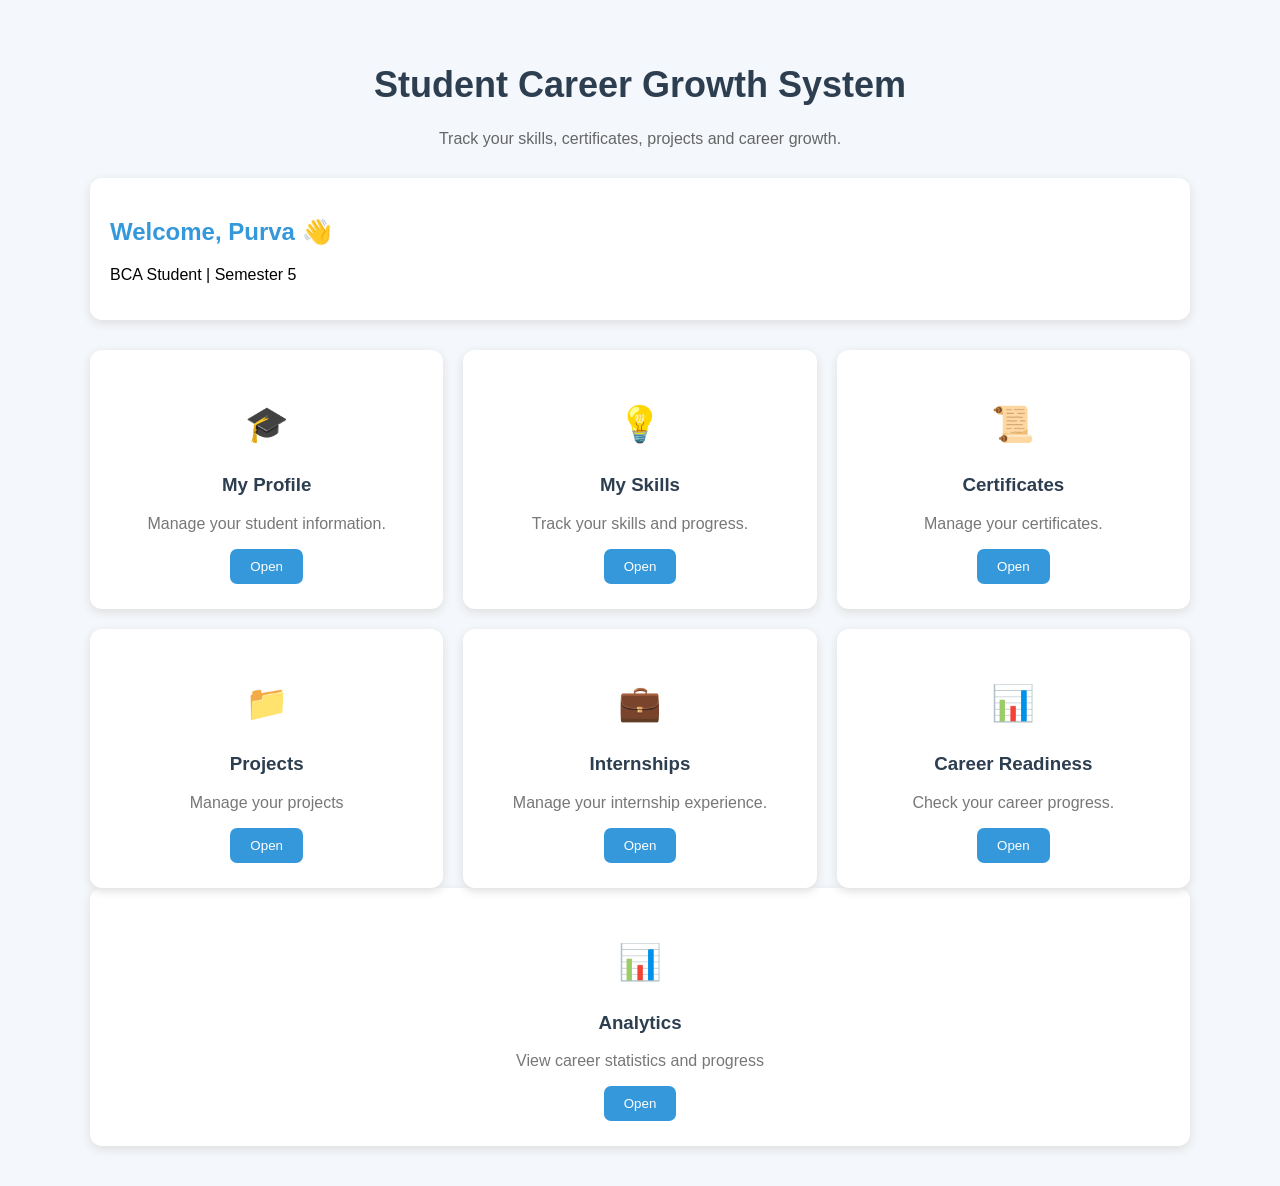
<file: index.html>
<!DOCTYPE html>
<html>
<head>
    <title>Student Career Growth System</title>
    <link rel="stylesheet" href="style.css">
</head>

<body>

    <div class="dashboard">

        <h1>Student Career Growth System</h1>
        <p>Track your skills, certificates, projects and career growth.</p>

        <div class="profile">
            <h2>Welcome, Purva 👋</h2>
            <p>BCA Student | Semester 5</p>
        </div>

        <div class="cards">

            <div class="card">
                <h2>🎓</h2>
                <h3>My Profile</h3>
                <p>Manage your student information.</p>
                <button onclick="window.location.href='profile.html'">Open</button>
            </div>

            <div class="card">
                <h2>💡</h2>
                <h3>My Skills</h3>
                <p>Track your skills and progress.</p>
                <button onclick="window.location.href='skills.html'">Open</button>
            </div>

            <div class="card">
                <h2>📜</h2>
                <h3>Certificates</h3>
                <p>Manage your certificates.</p>
                <button onclick="window.location.href='certificates.html'">Open</button>
            </div>

            <div class="card">
                <h2>📁</h2>
                <h3>Projects</h3>
                <p>Manage your projects</p>
                <button onclick="window.location.href='projects.html'">Open</button>
            </div>

            <div class="card">
                <h2>💼</h2>
                <h3>Internships</h3>
                <p>Manage your internship experience.</p>
                <button onclick="window.location.href='internships.html'">Open</button>
            </div>

            <div class="card">
                <h2>📊</h2>
                <h3>Career Readiness</h3>
                <p>Check your career progress.</p>
                <button onclick="window.location.href='career.html'">Open</button>
            </div>

            </div><div class="card">
                <h2>📊 </h2>
                <h3>Analytics</h3>
                <p>View career statistics and progress</p>
                <button onclick="window.location.href='analytics.html'">Open</button>
            </div>

    </div>

</body>
</html>
</file>
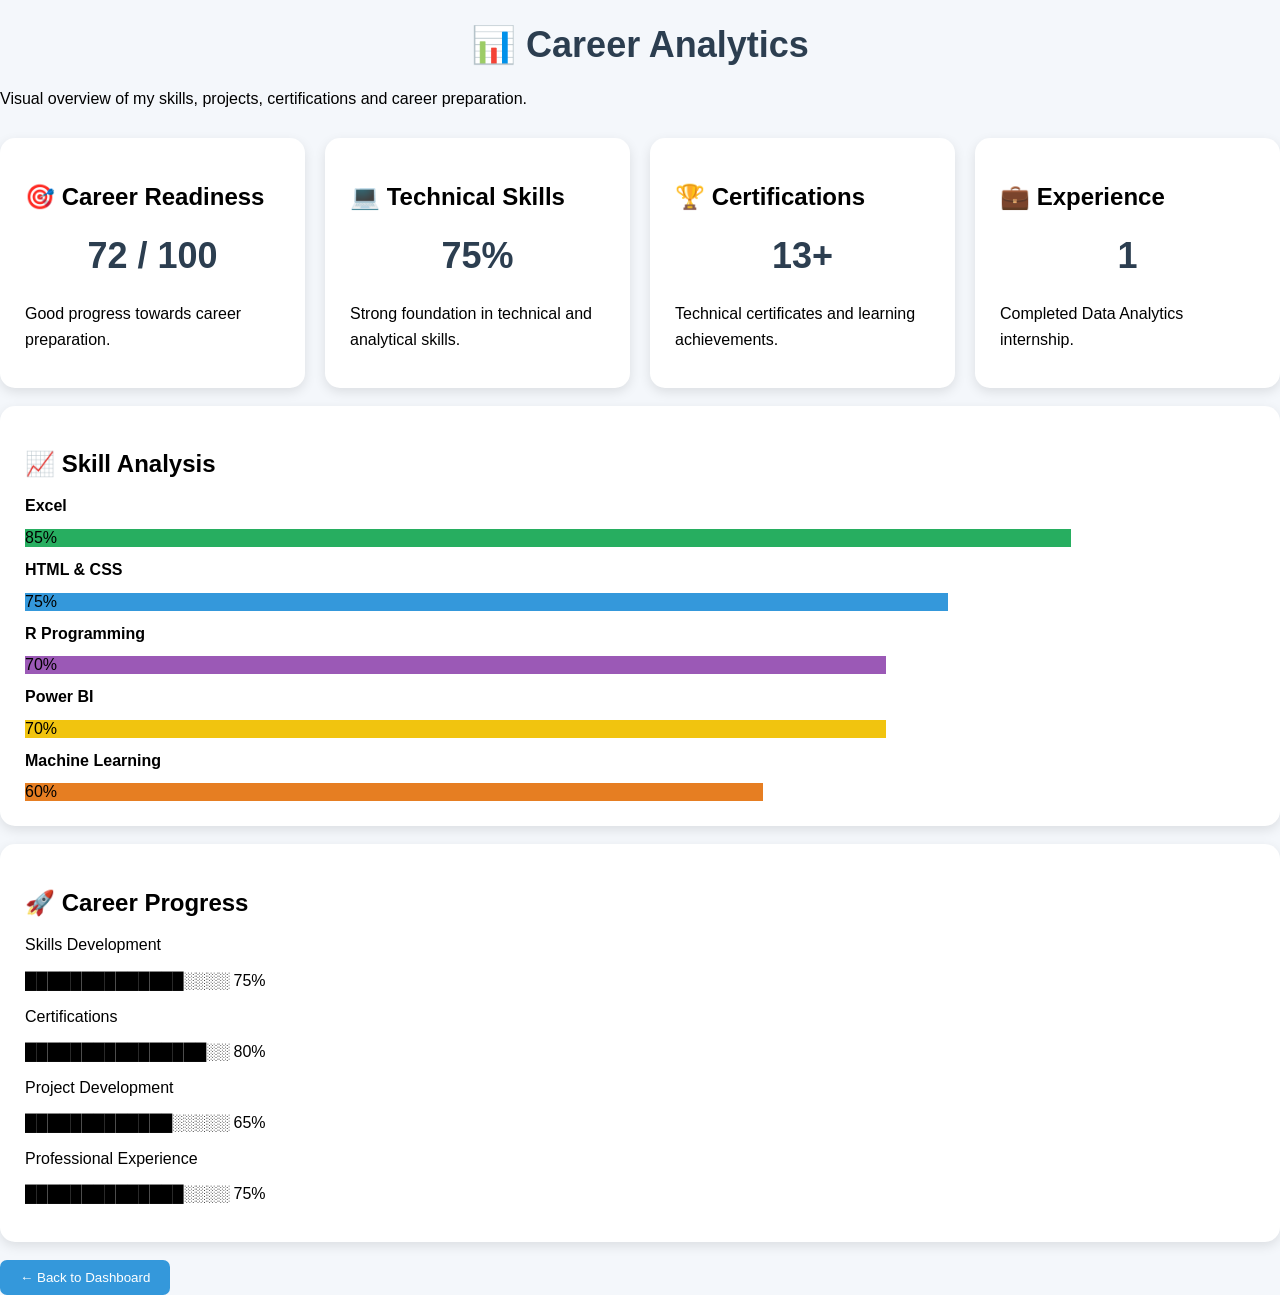
<file: analytics.html>
<!DOCTYPE html>
<html>
<head>
    <title>Career Analytics</title>
    <link rel="stylesheet" href="style.css">
</head>

<body>

    <div class="container">

        <h1>📊 Career Analytics</h1>
        <p>Visual overview of my skills, projects, certifications and career preparation.</p>

        <!-- Overall Summary -->
        <div class="project-container">

            <div class="project-card">
                <h2>🎯 Career Readiness</h2>
                <h1>72 / 100</h1>
                <p>Good progress towards career preparation.</p>
            </div>

            <div class="project-card">
                <h2>💻 Technical Skills</h2>
                <h1>75%</h1>
                <p>Strong foundation in technical and analytical skills.</p>
            </div>

            <div class="project-card">
                <h2>🏆 Certifications</h2>
                <h1>13+</h1>
                <p>Technical certificates and learning achievements.</p>
            </div>

            <div class="project-card">
                <h2>💼 Experience</h2>
                <h1>1</h1>
                <p>Completed Data Analytics internship.</p>
            </div>

        </div>

        <br>

        <!-- Skill Analysis -->
        <div class="project-card">

            <h2>📈 Skill Analysis</h2>

            <p><strong>Excel</strong></p>
            <div class="skill-bar">
                <div style="width:85%; background-color:#27ae60;">85%</div>
            </div>

            <p><strong>HTML & CSS</strong></p>
            <div class="skill-bar">
                <div style="width:75%; background-color:#3498db;">75%</div>
            </div>

            <p><strong>R Programming</strong></p>
            <div class="skill-bar">
                <div style="width:70%; background-color:#9b59b6;">70%</div>
            </div>

            <p><strong>Power BI</strong></p>
            <div class="skill-bar">
                <div style="width:70%; background-color:#f1c40f;">70%</div>
            </div>

            <p><strong>Machine Learning</strong></p>
            <div class="skill-bar">
                <div style="width:60%; background-color:#e67e22;">60%</div>
            </div>

        </div>

        <br>

        <!-- Career Progress -->
        <div class="project-card">

            <h2>🚀 Career Progress</h2>

            <p>Skills Development</p>
            <p>██████████████░░░░ 75%</p>

            <p>Certifications</p>
            <p>████████████████░░ 80%</p>

            <p>Project Development</p>
            <p>█████████████░░░░░ 65%</p>

            <p>Professional Experience</p>
            <p>██████████████░░░░ 75%</p>

        </div>

        <br>

        <button onclick="window.location.href='index.html'">
            ← Back to Dashboard
        </button>

    </div>

</body>
</html>
</file>
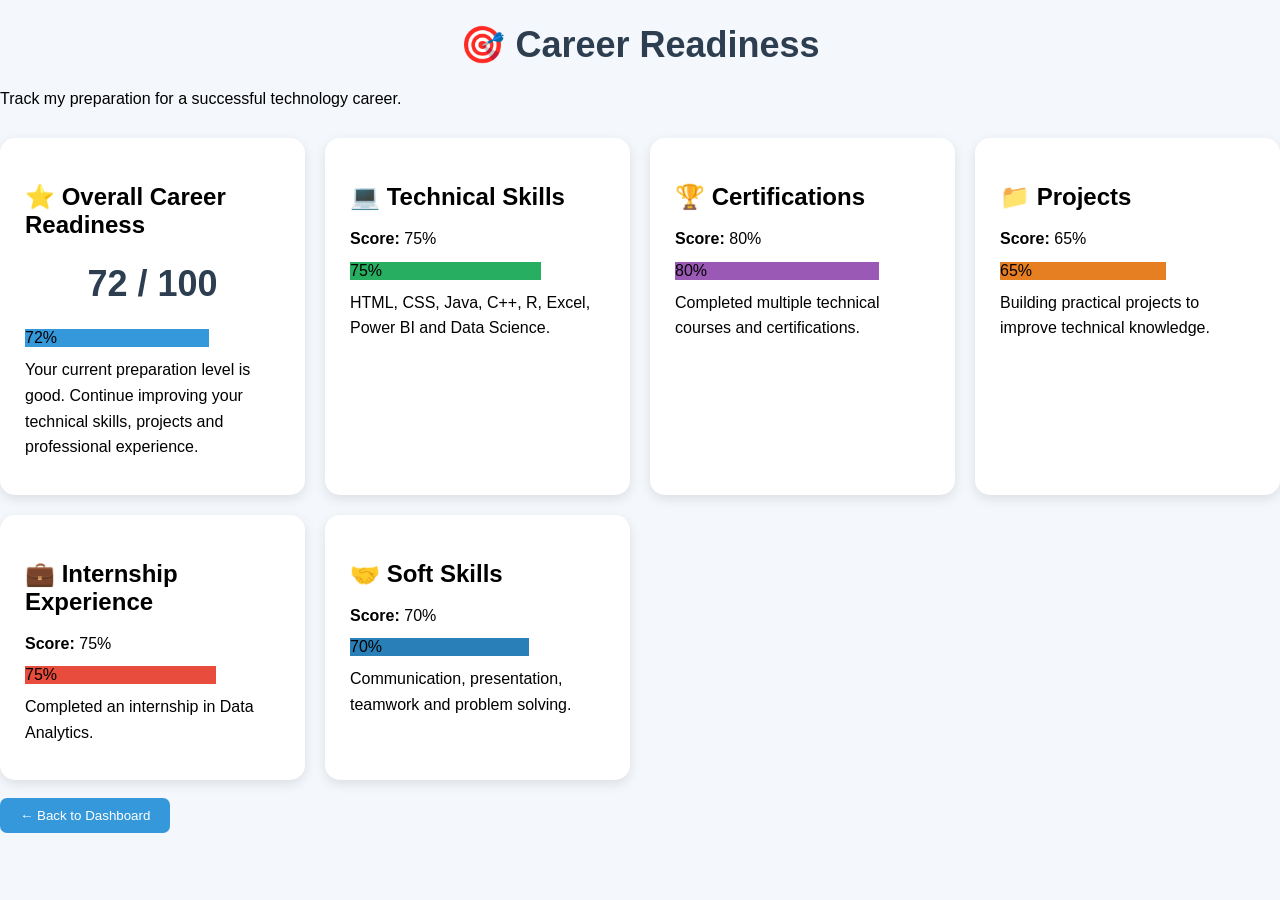
<file: career.html>
<!DOCTYPE html>
<html>
<head>
    <title>Career Readiness</title>
    <link rel="stylesheet" href="style.css">
</head>

<body>

    <div class="container">

        <h1>🎯 Career Readiness</h1>
        <p>Track my preparation for a successful technology career.</p>

        <div class="project-container">

            <!-- Overall Score -->
            <div class="project-card">
                <h2>⭐ Overall Career Readiness</h2>

                <h1>72 / 100</h1>

                <div class="skill-bar">
                    <div style="width:72%; background-color:#3498db;">
                        72%
                    </div>
                </div>

                <p>
                    Your current preparation level is good.
                    Continue improving your technical skills,
                    projects and professional experience.
                </p>
            </div>


            <!-- Skills -->
            <div class="project-card">
                <h2>💻 Technical Skills</h2>

                <p><strong>Score:</strong> 75%</p>

                <div class="skill-bar">
                    <div style="width:75%; background-color:#27ae60;">
                        75%
                    </div>
                </div>

                <p>HTML, CSS, Java, C++, R, Excel, Power BI and Data Science.</p>
            </div>


            <!-- Certifications -->
            <div class="project-card">
                <h2>🏆 Certifications</h2>

                <p><strong>Score:</strong> 80%</p>

                <div class="skill-bar">
                    <div style="width:80%; background-color:#9b59b6;">
                        80%
                    </div>
                </div>

                <p>Completed multiple technical courses and certifications.</p>
            </div>


            <!-- Projects -->
            <div class="project-card">
                <h2>📁 Projects</h2>

                <p><strong>Score:</strong> 65%</p>

                <div class="skill-bar">
                    <div style="width:65%; background-color:#e67e22;">
                        65%
                    </div>
                </div>

                <p>Building practical projects to improve technical knowledge.</p>
            </div>


            <!-- Internship -->
            <div class="project-card">
                <h2>💼 Internship Experience</h2>

                <p><strong>Score:</strong> 75%</p>

                <div class="skill-bar">
                    <div style="width:75%; background-color:#e74c3c;">
                        75%
                    </div>
                </div>

                <p>Completed an internship in Data Analytics.</p>
            </div>


            <!-- Soft Skills -->
            <div class="project-card">
                <h2>🤝 Soft Skills</h2>

                <p><strong>Score:</strong> 70%</p>

                <div class="skill-bar">
                    <div style="width:70%; background-color:#2980b9;">
                        70%
                    </div>
                </div>

                <p>Communication, presentation, teamwork and problem solving.</p>
            </div>

        </div>

        <br>

        <button onclick="window.location.href='index.html'">
            ← Back to Dashboard
        </button>

    </div>

</body>
</html>
</file>
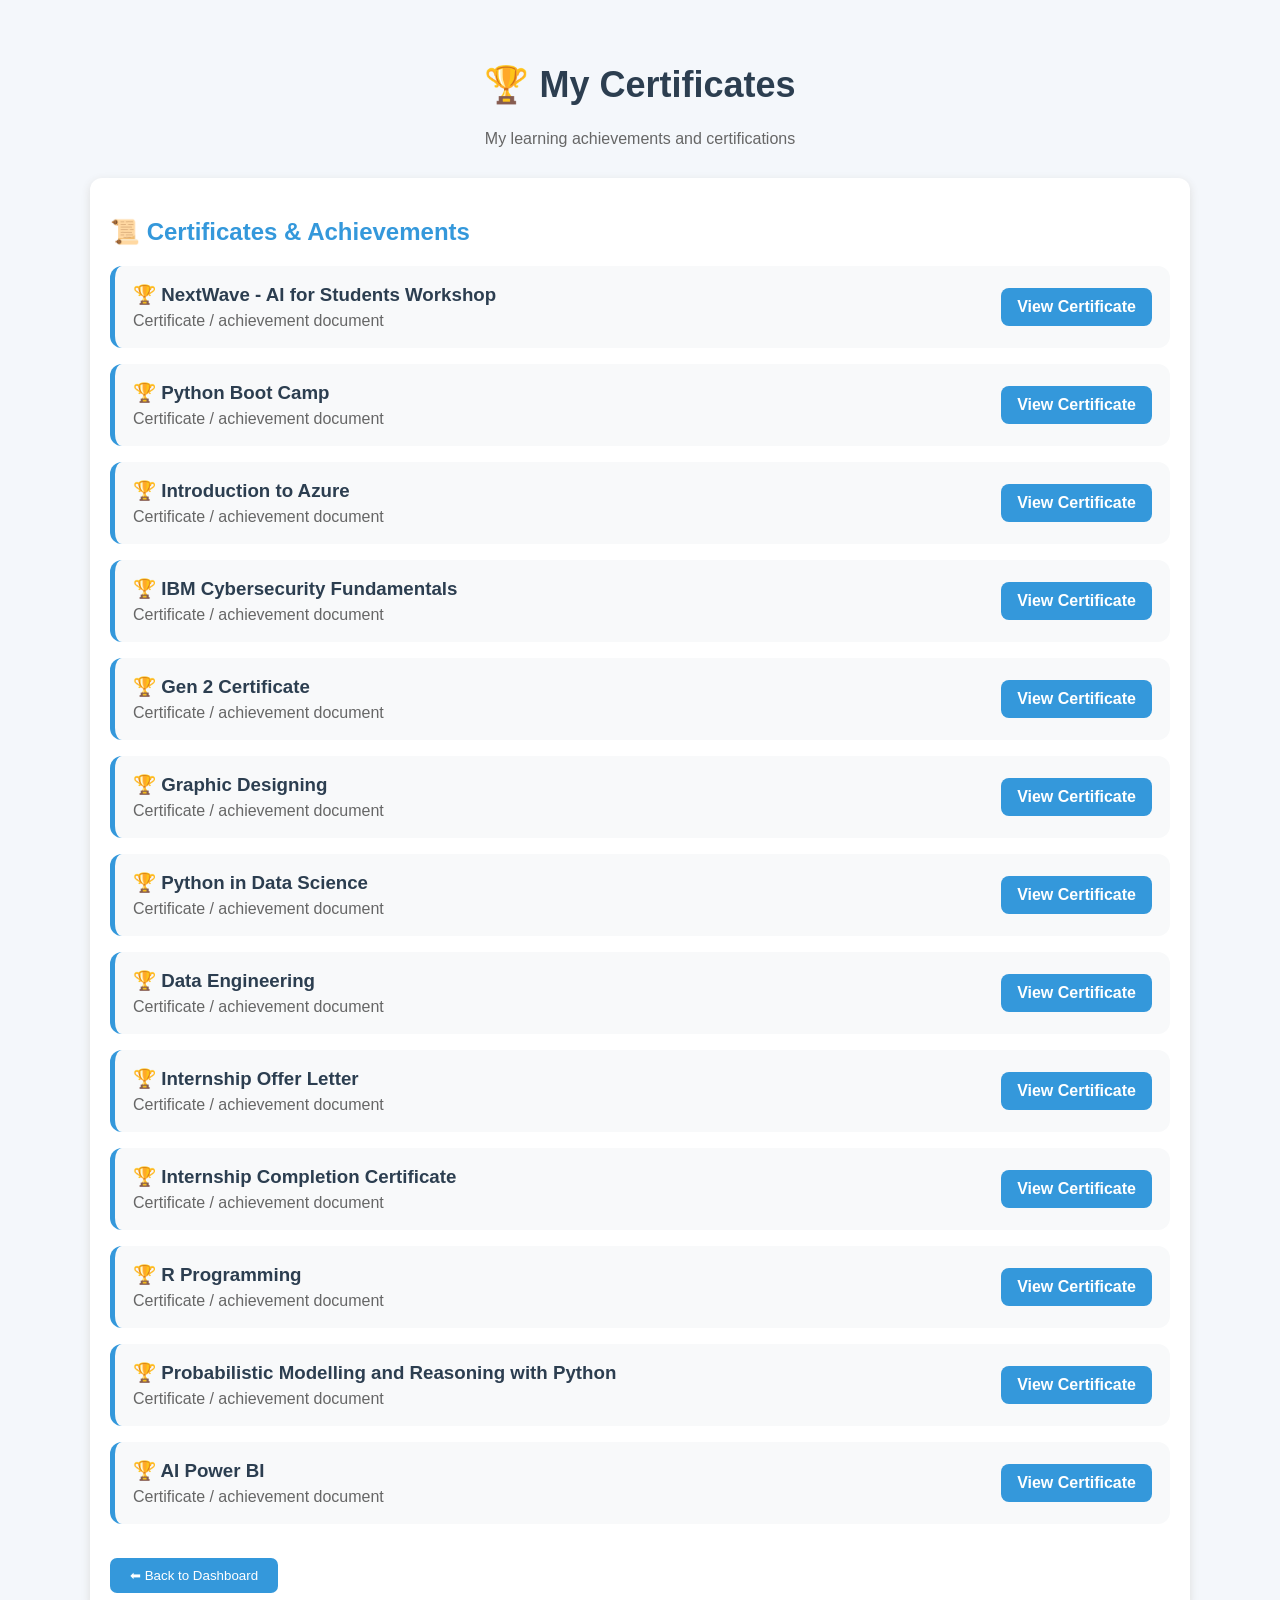
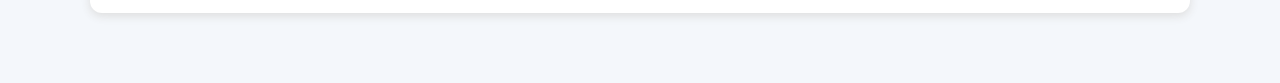
<file: certificates.html>
<!DOCTYPE html>
<html>
<head>
    <title>My Certificates</title>
    <link rel="stylesheet" href="style.css">
    <style>
        .certificate-card {
            background: #f8f9fa;
            padding: 18px;
            margin: 16px 0;
            border-radius: 12px;
            border-left: 5px solid #3498db;
            display: flex;
            justify-content: space-between;
            align-items: center;
            gap: 15px;
            flex-wrap: wrap;
        }
        .certificate-card h3 {
            margin: 0 0 6px 0;
            color: #2c3e50;
        }
        .certificate-card p {
            margin: 0;
            color: #666;
        }
        .certificate-button {
            display: inline-block;
            padding: 10px 16px;
            background: #3498db;
            color: white;
            text-decoration: none;
            border-radius: 8px;
            font-weight: bold;
        }
        .certificate-button:hover {
            opacity: 0.85;
        }
    </style>
</head>
<body>
    <div class="dashboard">
        <h1>🏆 My Certificates</h1>
        <p>My learning achievements and certifications</p>

        <div class="profile">
            <h2>📜 Certificates & Achievements</h2>
            
        <div class="certificate-card">
            <div>
                <h3>🏆 NextWave - AI for Students Workshop</h3>
                <p>Certificate / achievement document</p>
            </div>
            <a class="certificate-button" href="certificates/NextWave - AI for Students Workshop.jpeg" target="_blank">View Certificate</a>
        </div>
    
        <div class="certificate-card">
            <div>
                <h3>🏆 Python Boot Camp</h3>
                <p>Certificate / achievement document</p>
            </div>
            <a class="certificate-button" href="certificates/Python Boot Camp.pdf" target="_blank">View Certificate</a>
        </div>
    
        <div class="certificate-card">
            <div>
                <h3>🏆 Introduction to Azure</h3>
                <p>Certificate / achievement document</p>
            </div>
            <a class="certificate-button" href="certificates/Introduction to Azure.pdf" target="_blank">View Certificate</a>
        </div>
    
        <div class="certificate-card">
            <div>
                <h3>🏆 IBM Cybersecurity Fundamentals</h3>
                <p>Certificate / achievement document</p>
            </div>
            <a class="certificate-button" href="certificates/IBM Cybersecurity Fundamentals.pdf" target="_blank">View Certificate</a>
        </div>
    
        <div class="certificate-card">
            <div>
                <h3>🏆 Gen 2 Certificate</h3>
                <p>Certificate / achievement document</p>
            </div>
            <a class="certificate-button" href="certificates/Gen 2 Certificate.pdf" target="_blank">View Certificate</a>
        </div>
    
        <div class="certificate-card">
            <div>
                <h3>🏆 Graphic Designing</h3>
                <p>Certificate / achievement document</p>
            </div>
            <a class="certificate-button" href="certificates/Graphic Designing.pdf" target="_blank">View Certificate</a>
        </div>
    
        <div class="certificate-card">
            <div>
                <h3>🏆 Python in Data Science</h3>
                <p>Certificate / achievement document</p>
            </div>
            <a class="certificate-button" href="certificates/Python in Data Science.pdf" target="_blank">View Certificate</a>
        </div>
    
        <div class="certificate-card">
            <div>
                <h3>🏆 Data Engineering</h3>
                <p>Certificate / achievement document</p>
            </div>
            <a class="certificate-button" href="certificates/Data Engineering.pdf" target="_blank">View Certificate</a>
        </div>
    
        <div class="certificate-card">
            <div>
                <h3>🏆 Internship Offer Letter</h3>
                <p>Certificate / achievement document</p>
            </div>
            <a class="certificate-button" href="certificates/Internship Offer Letter.pdf" target="_blank">View Certificate</a>
        </div>
    
        <div class="certificate-card">
            <div>
                <h3>🏆 Internship Completion Certificate</h3>
                <p>Certificate / achievement document</p>
            </div>
            <a class="certificate-button" href="certificates/Internship Completion Certificate.pdf" target="_blank">View Certificate</a>
        </div>
    
        <div class="certificate-card">
            <div>
                <h3>🏆 R Programming</h3>
                <p>Certificate / achievement document</p>
            </div>
            <a class="certificate-button" href="certificates/R Programming.pdf" target="_blank">View Certificate</a>
        </div>
    
        <div class="certificate-card">
            <div>
                <h3>🏆 Probabilistic Modelling and Reasoning with Python</h3>
                <p>Certificate / achievement document</p>
            </div>
            <a class="certificate-button" href="certificates/Probabilistic Modelling and Reasoning with Python.pdf" target="_blank">View Certificate</a>
        </div>
    
        <div class="certificate-card">
            <div>
                <h3>🏆 AI Power BI</h3>
                <p>Certificate / achievement document</p>
            </div>
            <a class="certificate-button" href="certificates/AI Power BI.pdf" target="_blank">View Certificate</a>
        </div>
    
            <br>
            <button onclick="window.location.href='index.html'">⬅ Back to Dashboard</button>
        </div>
    </div>
</body>
</html>
</file>
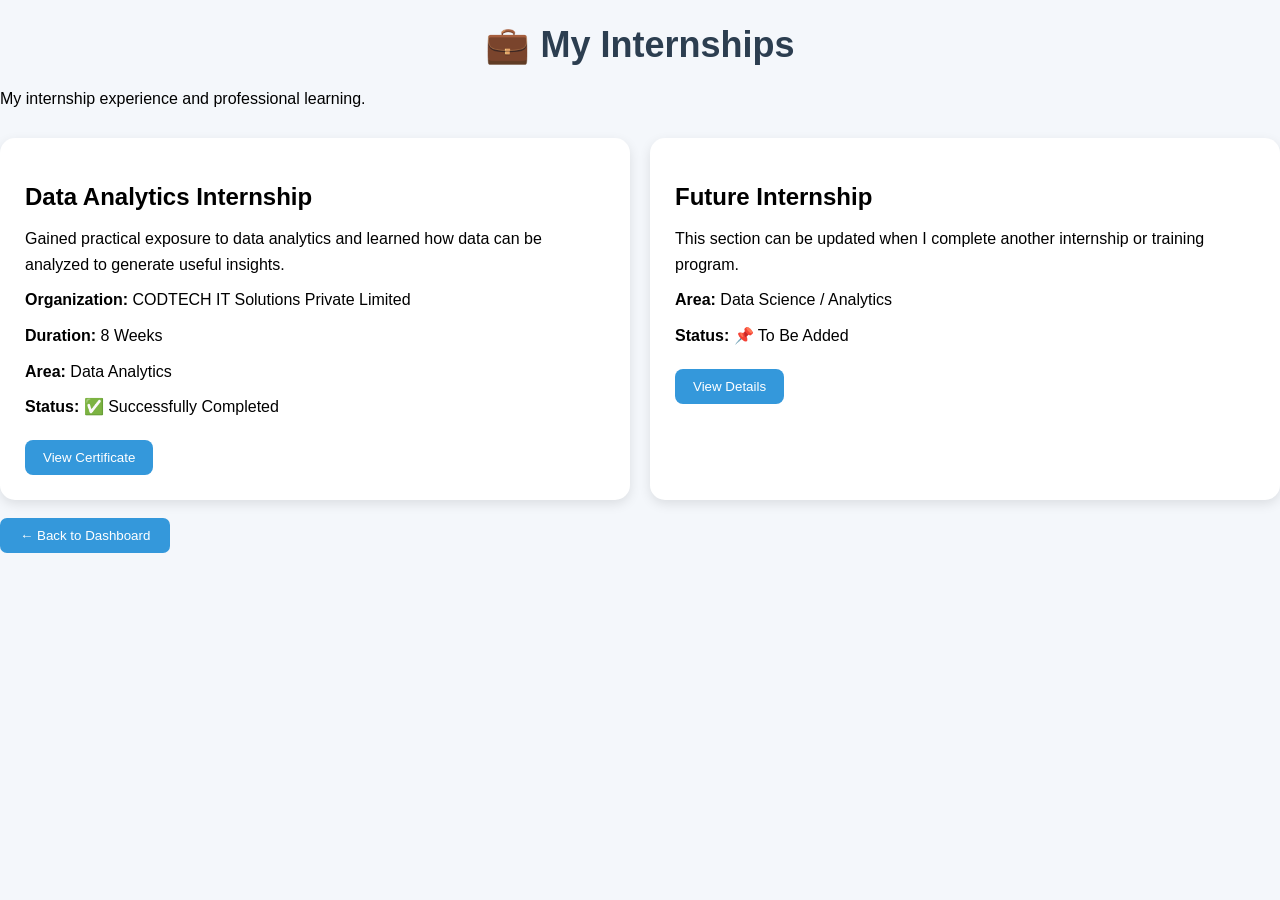
<file: internships.html>
<!DOCTYPE html>
<html>
<head>
    <title>My Internships</title>
    <link rel="stylesheet" href="style.css">
</head>

<body>

    <div class="container">

        <h1>💼 My Internships</h1>
        <p>My internship experience and professional learning.</p>

        <div class="project-container">

            <!-- Internship 1 -->
            <div class="project-card">
                <h2>Data Analytics Internship</h2>

                <p>
                    Gained practical exposure to data analytics and
                    learned how data can be analyzed to generate useful insights.
                </p>

                <p><strong>Organization:</strong> CODTECH IT Solutions Private Limited</p>

                <p><strong>Duration:</strong> 8 Weeks</p>

                <p><strong>Area:</strong> Data Analytics</p>

                <p><strong>Status:</strong> ✅ Successfully Completed</p>

                <button>View Certificate</button>
            </div>


            <!-- Internship 2 -->
            <div class="project-card">
                <h2>Future Internship</h2>

                <p>
                    This section can be updated when I complete another
                    internship or training program.
                </p>

                <p><strong>Area:</strong> Data Science / Analytics</p>

                <p><strong>Status:</strong> 📌 To Be Added</p>

                <button>View Details</button>
            </div>

        </div>

        <br>

        <button onclick="window.location.href='index.html'">
            ← Back to Dashboard
        </button>

    </div>

</body>
</html>
</file>
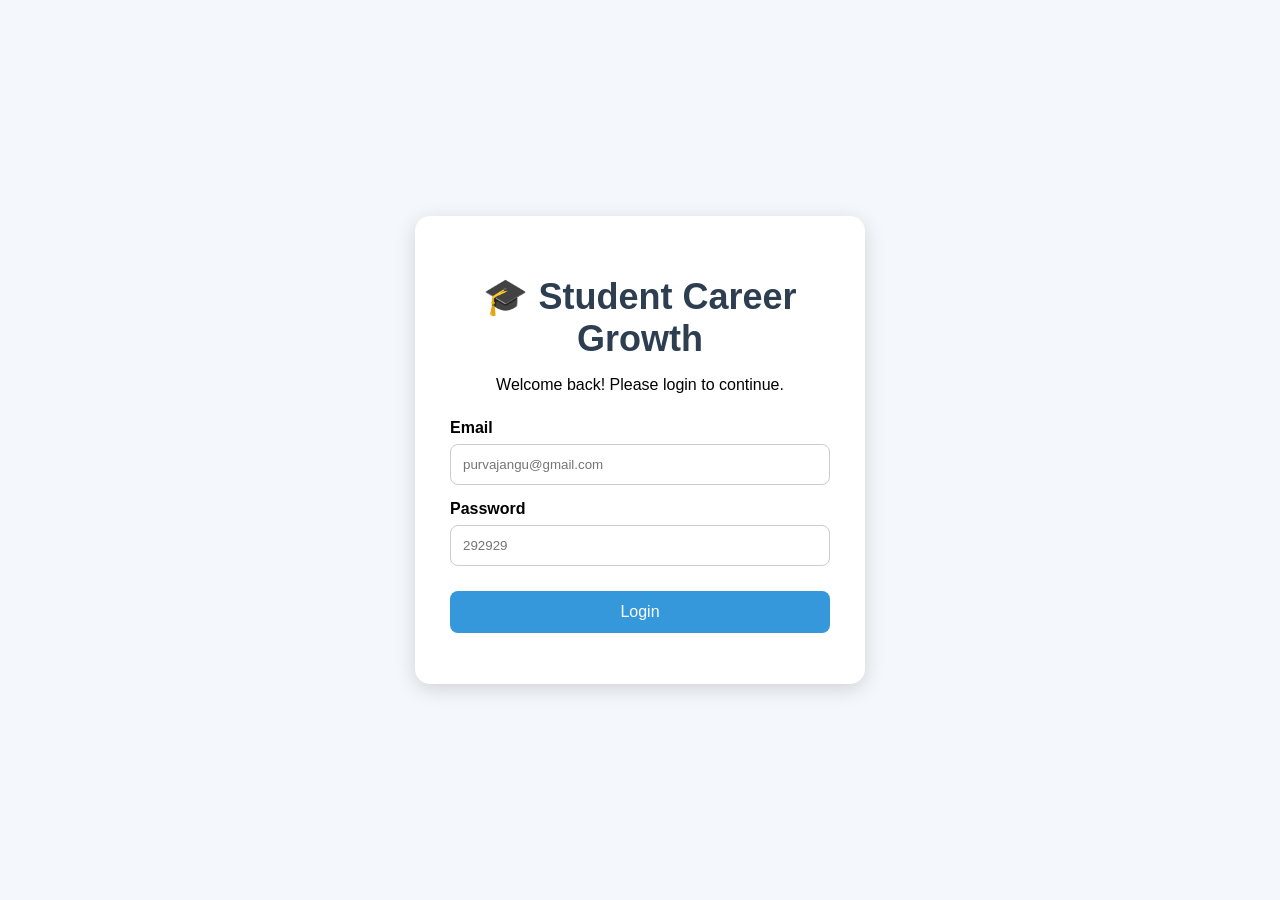
<file: login.html>
<!DOCTYPE html>
<html>
<head>
    <title>Student Career Growth System - Login</title>
    <link rel="stylesheet" href="style.css">
</head>

<body>

    <div class="login-container">

        <div class="login-box">

            <h1>🎓 Student Career Growth</h1>

            <p class="login-subtitle">
                Welcome back! Please login to continue.
            </p>

            <form onsubmit="loginUser(event)">

                <label>Email</label>
                <input type="email" id="email" placeholder="purvajangu@gmail.com" required>

                <label>Password</label>
                <input type="password" id="password" placeholder="292929" required>

                <button type="submit">Login</button>

            </form>

            <p id="login-message"></p>

        </div>

    </div>


    <script>

        function loginUser(event) {

            event.preventDefault();

            let email = document.getElementById("email").value;
            let password = document.getElementById("password").value;
            let message = document.getElementById("login-message");

            if (email !== "" && password !== "") {

                message.innerHTML = "✅ Login successful!";

                setTimeout(function() {
                    window.location.href = "index.html";
                }, 1000);

            }

        }

    </script>

</body>
</html>
</file>
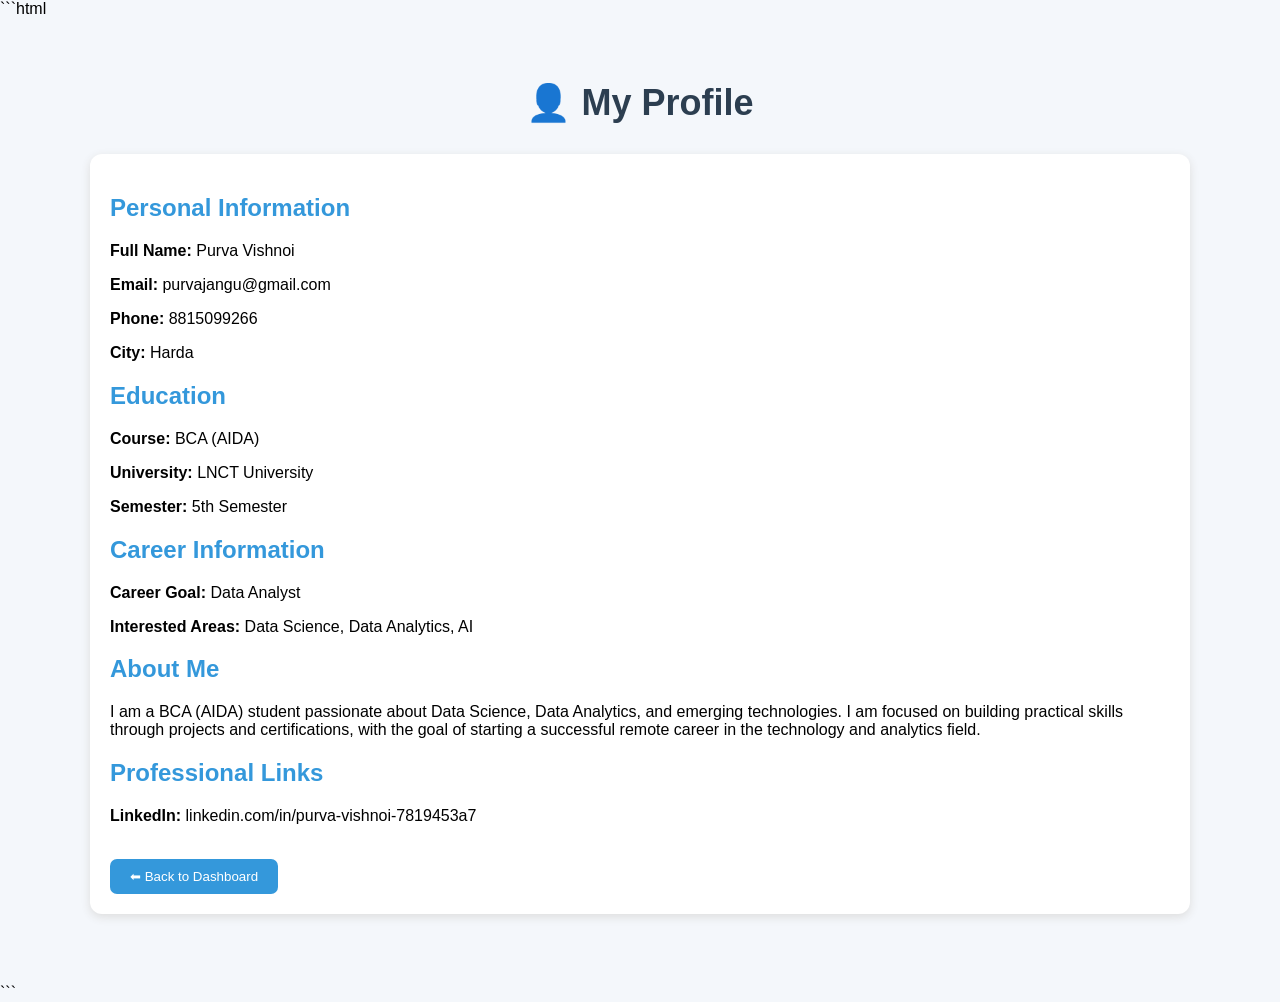
<file: profile.html>
```html
<!DOCTYPE html>
<html>
<head>
    <title>My Profile</title>
    <link rel="stylesheet" href="style.css">
</head>

<body>

    <div class="dashboard">

        <h1>👤 My Profile</h1>

        <div class="profile">

            <h2>Personal Information</h2>

            <p><strong>Full Name:</strong> Purva Vishnoi</p>
            <p><strong>Email:</strong> purvajangu@gmail.com</p>
            <p><strong>Phone:</strong> 8815099266</p>
            <p><strong>City:</strong> Harda</p>

            <h2>Education</h2>

            <p><strong>Course:</strong> BCA (AIDA)</p>
            <p><strong>University:</strong> LNCT University</p>
            <p><strong>Semester:</strong> 5th Semester</p>

            <h2>Career Information</h2>

            <p><strong>Career Goal:</strong> Data Analyst</p>
            <p><strong>Interested Areas:</strong> Data Science, Data Analytics, AI</p>

            <h2>About Me</h2>

            <p>
                 I am a BCA (AIDA) student passionate about Data Science, Data Analytics, and emerging technologies.
                 I am focused on building practical skills through projects and certifications, with the goal of starting a successful 
                 remote career in the technology and analytics field.

            </p>

            <h2>Professional Links</h2>

            <p><strong>LinkedIn:</strong> linkedin.com/in/purva-vishnoi-7819453a7</p>
           

            <br>

            <button onclick="goBack()">⬅ Back to Dashboard</button>

        </div>

    </div>

    <script>
        function goBack() {
            window.location.href = "index.html";
        }
    </script>

</body>
</html>
```
</file>
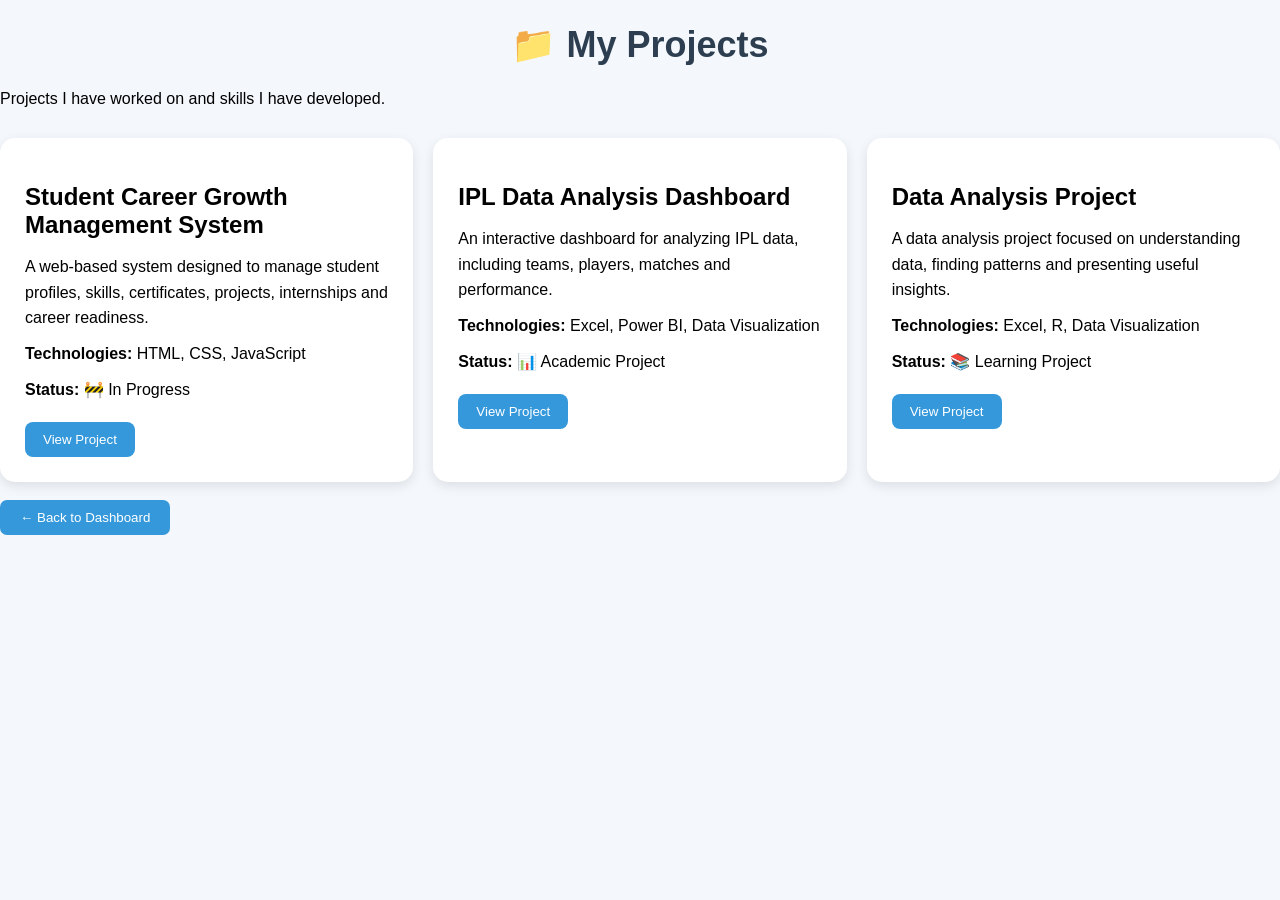
<file: projects.html>
<!DOCTYPE html>
<html>
<head>
    <title>My Projects</title>
    <link rel="stylesheet" href="style.css">
</head>

<body>

    <div class="container">

        <h1>📁 My Projects</h1>
        <p>Projects I have worked on and skills I have developed.</p>

        <div class="project-container">

            <!-- Project 1 -->
            <div class="project-card">
                <h2>Student Career Growth Management System</h2>

                <p>
                    A web-based system designed to manage student profiles,
                    skills, certificates, projects, internships and career readiness.
                </p>

                <p><strong>Technologies:</strong> HTML, CSS, JavaScript</p>

                <p><strong>Status:</strong> 🚧 In Progress</p>

                <button>View Project</button>
            </div>


            <!-- Project 2 -->
            <div class="project-card">
                <h2>IPL Data Analysis Dashboard</h2>

                <p>
                    An interactive dashboard for analyzing IPL data,
                    including teams, players, matches and performance.
                </p>

                <p><strong>Technologies:</strong> Excel, Power BI, Data Visualization</p>

                <p><strong>Status:</strong> 📊 Academic Project</p>

                <button>View Project</button>
            </div>


            <!-- Project 3 -->
            <div class="project-card">
                <h2>Data Analysis Project</h2>

                <p>
                    A data analysis project focused on understanding data,
                    finding patterns and presenting useful insights.
                </p>

                <p><strong>Technologies:</strong> Excel, R, Data Visualization</p>

                <p><strong>Status:</strong> 📚 Learning Project</p>

                <button>View Project</button>
            </div>

        </div>

        <br>

        <button onclick="window.location.href='index.html'">
            ← Back to Dashboard
        </button>

    </div>

</body>
</html>
</file>
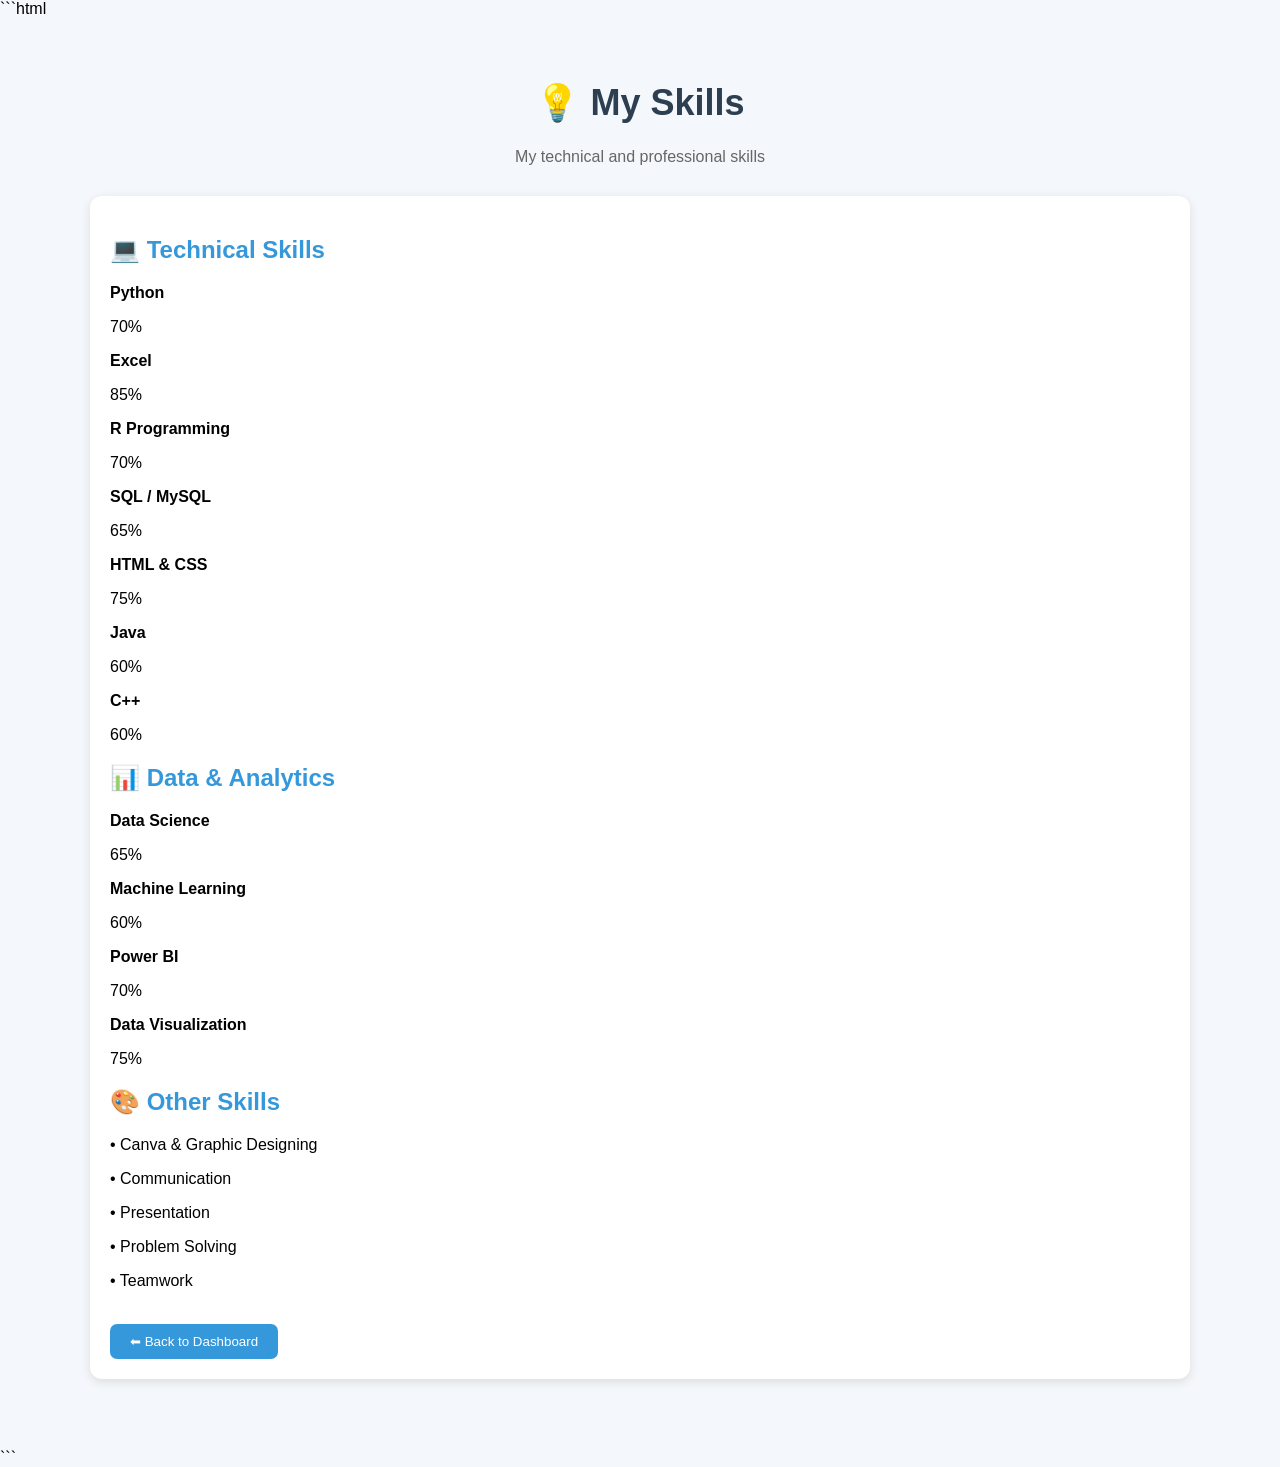
<file: skills.html>
```html
<!DOCTYPE html>
<html>
<head>
    <title>My Skills</title>
    <link rel="stylesheet" href="style.css">
</head>

<body>

    <div class="dashboard">

        <h1>💡 My Skills</h1>
        <p>My technical and professional skills</p>

        <div class="profile">

            <h2>💻 Technical Skills</h2>

            <p><strong>Python</strong></p>
            <div class="skill-bar">
                <div class="python">70%</div>
            </div>

            <p><strong>Excel</strong></p>
            <div class="skill-bar">
                <div class="excel">85%</div>
            </div>

            <p><strong>R Programming</strong></p>
            <div class="skill-bar">
                <div class="r">70%</div>
            </div>

            <p><strong>SQL / MySQL</strong></p>
            <div class="skill-bar">
                <div class="sql">65%</div>
            </div>

            <p><strong>HTML & CSS</strong></p>
            <div class="skill-bar">
                <div class="html">75%</div>
            </div>

            <p><strong>Java</strong></p>
            <div class="skill-bar">
                <div class="java">60%</div>
            </div>

            <p><strong>C++</strong></p>
            <div class="skill-bar">
                <div class="cpp">60%</div>
            </div>


            <h2>📊 Data & Analytics</h2>

            <p><strong>Data Science</strong></p>
            <div class="skill-bar">
                <div class="data-science">65%</div>
            </div>

            <p><strong>Machine Learning</strong></p>
            <div class="skill-bar">
                <div class="ml">60%</div>
            </div>

            <p><strong>Power BI</strong></p>
            <div class="skill-bar">
                <div class="powerbi">70%</div>
            </div>

            <p><strong>Data Visualization</strong></p>
            <div class="skill-bar">
                <div class="visualization">75%</div>
            </div>


            <h2>🎨 Other Skills</h2>

            <p>• Canva & Graphic Designing</p>
            <p>• Communication</p>
            <p>• Presentation</p>
            <p>• Problem Solving</p>
            <p>• Teamwork</p>


            <br>

            <button onclick="goBack()">⬅ Back to Dashboard</button>

        </div>

    </div>


    <script>
        function goBack() {
            window.location.href = "index.html";
        }
    </script>

</body>
</html>
```
</file>
<file: style.css>
body {
    font-family: Arial, sans-serif;
    background-color: #f4f7fb;
    margin: 0;
    padding: 0;
}

.dashboard {
    width: 90%;
    max-width: 1100px;
    margin: auto;
    padding: 40px 0;
}

h1 {
    text-align: center;
    color: #2c3e50;
    font-size: 36px;
}

.dashboard > p {
    text-align: center;
    color: #666;
}

.profile {
    background-color: white;
    padding: 20px;
    margin: 30px 0;
    border-radius: 12px;
    box-shadow: 0 3px 10px #ddd;
}

.profile h2 {
    color: #3498db;
}

.cards {
    display: grid;
    grid-template-columns: repeat(3, 1fr);
    gap: 20px;
}

.card {
    background-color: white;
    padding: 25px;
    text-align: center;
    border-radius: 12px;
    box-shadow: 0 3px 10px #ddd;
}

.card h2 {
    font-size: 35px;
}

.card h3 {
    color: #2c3e50;
}

.card p {
    color: #777;
}

button {
    background-color: #3498db;
    color: white;
    border: none;
    padding: 10px 20px;
    border-radius: 7px;
    cursor: pointer;
}

button:hover {
    background-color: #217dbb;
}
.certificate-card {
    background-color: #f8f9fa;
    padding: 20px;
    margin: 20px 0;
    border-radius: 12px;
    border-left: 5px solid #3498db;
}

.certificate-card h3 {
    margin-top: 0;
    color: #2c3e50;
}

.certificate-card p {
    margin: 8px 0;
}
.project-container {
    display: grid;
    grid-template-columns: repeat(auto-fit, minmax(280px, 1fr));
    gap: 20px;
    margin-top: 30px;
}

.project-card {
    background: white;
    padding: 25px;
    border-radius: 15px;
    box-shadow: 0 4px 12px rgba(0,0,0,0.1);
}

.project-card h2 {
    margin-bottom: 15px;
}

.project-card p {
    margin: 10px 0;
    line-height: 1.6;
}

.project-card button {
    margin-top: 10px;
    padding: 10px 18px;
    border: none;
    border-radius: 8px;
    background: #3498db;
    color: white;
    cursor: pointer;
}

.project-card button:hover {
    background: #2980b9;
}
.login-container {
    min-height: 100vh;
    display: flex;
    justify-content: center;
    align-items: center;
}

.login-box {
    width: 380px;
    background: white;
    padding: 35px;
    border-radius: 15px;
    box-shadow: 0 5px 20px rgba(0,0,0,0.15);
    text-align: center;
}

.login-box h1 {
    margin-bottom: 10px;
}

.login-subtitle {
    margin-bottom: 25px;
}

.login-box label {
    display: block;
    text-align: left;
    margin-top: 15px;
    font-weight: bold;
}

.login-box input {
    width: 100%;
    padding: 12px;
    margin-top: 7px;
    border: 1px solid #ccc;
    border-radius: 8px;
    box-sizing: border-box;
}

.login-box button {
    width: 100%;
    padding: 12px;
    margin-top: 25px;
    border: none;
    border-radius: 8px;
    background-color: #3498db;
    color: white;
    font-size: 16px;
    cursor: pointer;
}

.login-box button:hover {
    background-color: #2980b9;
}

#login-message {
    margin-top: 15px;
    font-weight: bold;
}
</file>
